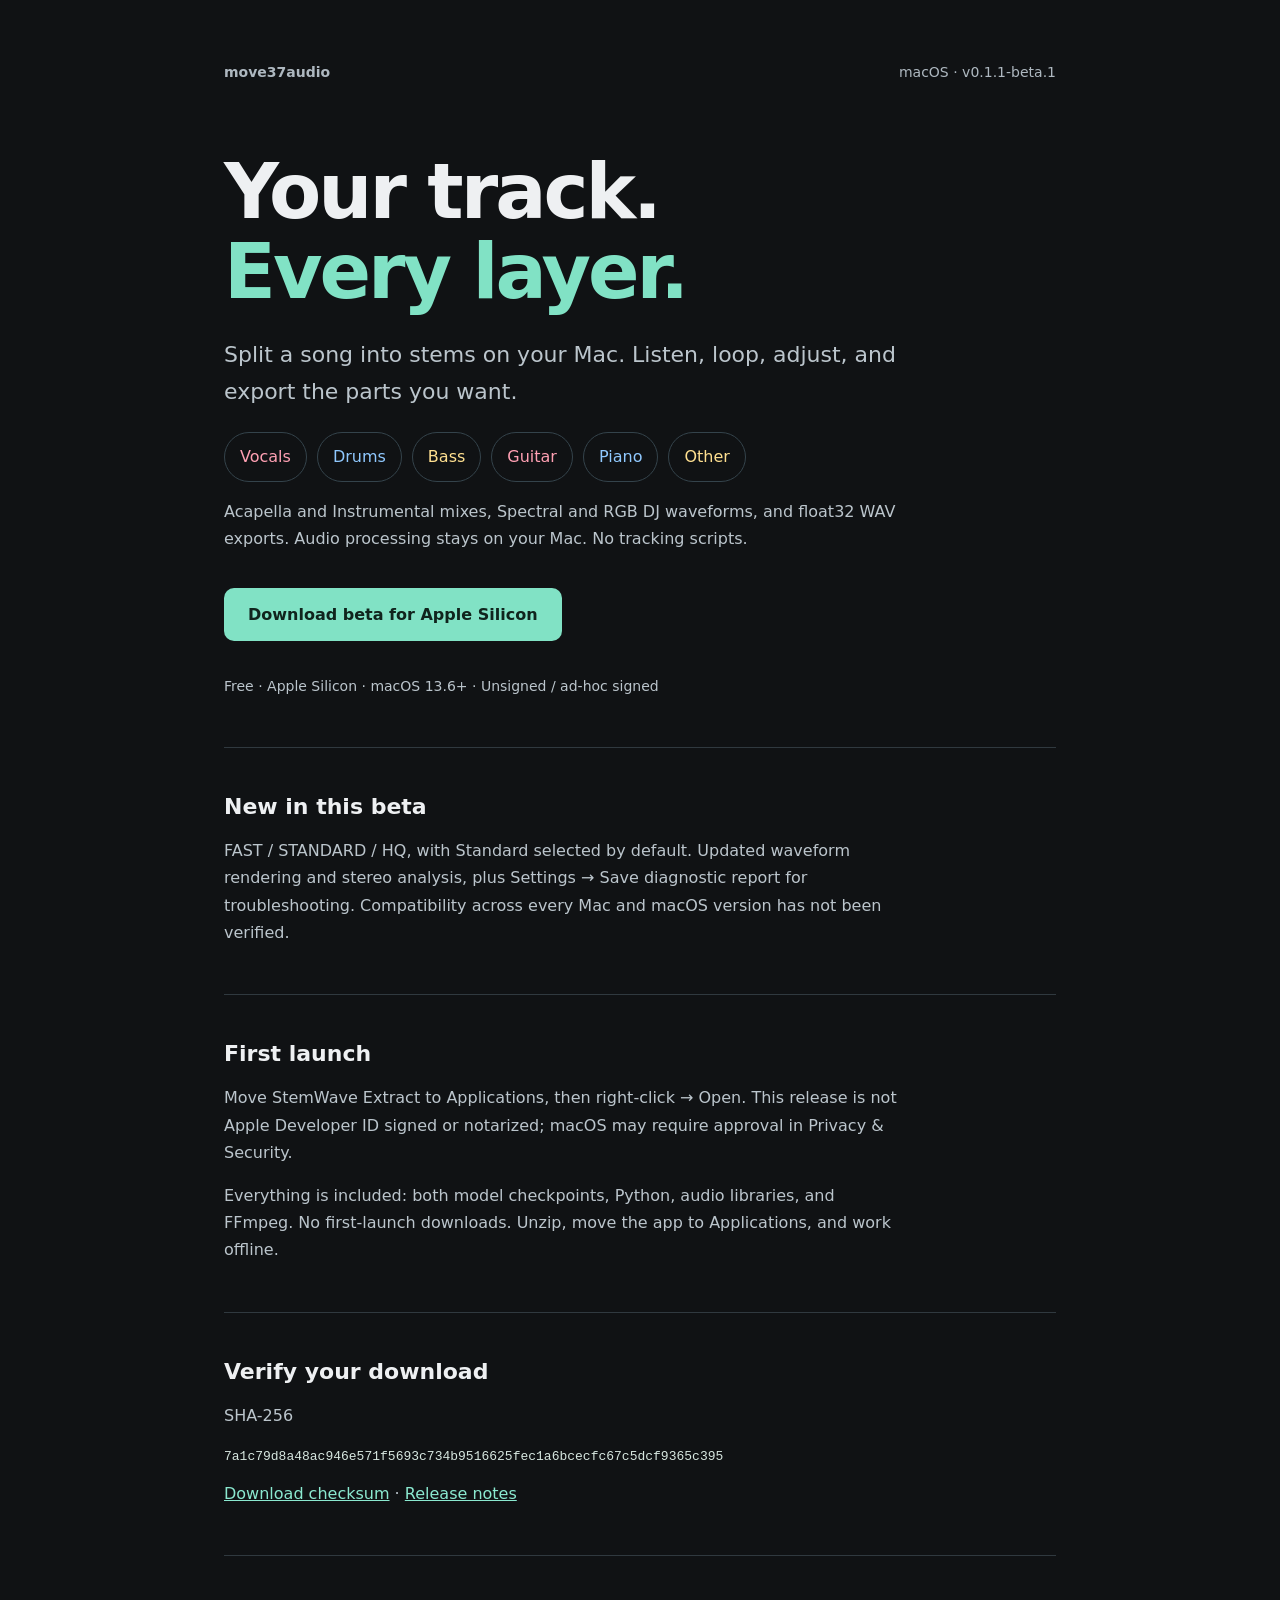
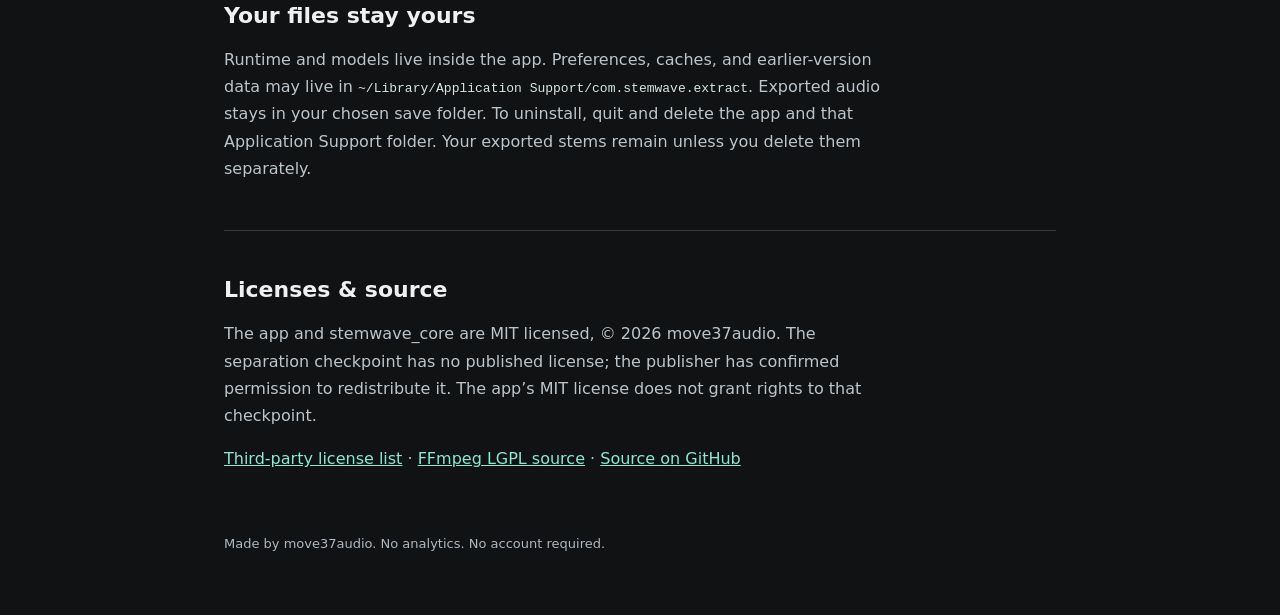
<file: site/index.html>
<!doctype html>
<html lang="en">
<head>
<meta charset="utf-8"><meta name="viewport" content="width=device-width,initial-scale=1">
<meta name="description" content="StemWave Extract by move37audio. Free stem separation for Apple Silicon Macs.">
<title>StemWave Extract · move37audio</title>
<style>
:root{color-scheme:dark;font-family:system-ui,-apple-system,sans-serif;background:#101214;color:#eef0f2}*{box-sizing:border-box}body{margin:0}main{max-width:880px;margin:auto;padding:64px 24px}header{display:flex;justify-content:space-between;gap:24px;color:#aeb8c0;font-size:14px}a{color:#8be9d0}a:focus-visible{outline:3px solid #fff;outline-offset:5px}h1{font-size:clamp(44px,8vw,76px);line-height:1.05;letter-spacing:-3px;margin:72px 0 24px}h1 span{color:#81e2c5}p{line-height:1.7;max-width:680px;color:#bbc5cc}.lead{font-size:22px}.button{display:inline-block;margin:20px 0;padding:17px 24px;border-radius:10px;background:#81e2c5;color:#10241d;font-weight:700;text-decoration:none}.stems{display:flex;flex-wrap:wrap;gap:10px;padding:0;list-style:none}.stems li{padding:10px 15px;border:1px solid #34434b;border-radius:30px}.stems li:nth-child(3n+1){color:#ffa0b3}.stems li:nth-child(3n+2){color:#90c9ff}.stems li:nth-child(3n){color:#ffe090}section{margin-top:48px;padding-top:28px;border-top:1px solid #30393f}h2{font-size:22px}li{line-height:1.7;color:#bbc5cc}code{overflow-wrap:anywhere;color:#d7e7e0}footer{margin-top:64px;font-size:13px;color:#aeb8c0}.small{font-size:14px}
</style>
</head>
<body><main>
<header><strong>move37audio</strong><span>macOS · v0.1.1-beta.1</span></header>
<h1>Your track.<br><span>Every layer.</span></h1>
<p class="lead">Split a song into stems on your Mac. Listen, loop, adjust, and export the parts you want.</p>
<ul class="stems" aria-label="Available stems"><li>Vocals</li><li>Drums</li><li>Bass</li><li>Guitar</li><li>Piano</li><li>Other</li></ul>
<p>Acapella and Instrumental mixes, Spectral and RGB DJ waveforms, and float32 WAV exports. Audio processing stays on your Mac. No tracking scripts.</p>
<a class="button" href="https://github.com/move37audio/StemWaveExtract/releases/download/v0.1.1-beta.1/StemWave-Extract-0.1.1-beta.1-arm64.zip">Download beta for Apple Silicon</a>
<p class="small">Free · Apple Silicon · macOS 13.6+ · Unsigned / ad-hoc signed</p>
<section><h2>New in this beta</h2><p>FAST / STANDARD / HQ, with Standard selected by default. Updated waveform rendering and stereo analysis, plus Settings → Save diagnostic report for troubleshooting. Compatibility across every Mac and macOS version has not been verified.</p></section>
<section><h2>First launch</h2><p>Move StemWave Extract to Applications, then right-click → Open. This release is not Apple Developer ID signed or notarized; macOS may require approval in Privacy &amp; Security.</p><p>Everything is included: both model checkpoints, Python, audio libraries, and FFmpeg. No first-launch downloads. Unzip, move the app to Applications, and work offline.</p></section>
<section><h2>Verify your download</h2><p>SHA-256</p><code>7a1c79d8a48ac946e571f5693c734b9516625fec1a6bcecfc67c5dcf9365c395</code><p><a href="https://github.com/move37audio/StemWaveExtract/releases/download/v0.1.1-beta.1/SHA256SUMS.txt">Download checksum</a> · <a href="https://github.com/move37audio/StemWaveExtract/releases/tag/v0.1.1-beta.1">Release notes</a></p></section>
<section><h2>Your files stay yours</h2><p>Runtime and models live inside the app. Preferences, caches, and earlier-version data may live in <code>~/Library/Application Support/com.stemwave.extract</code>. Exported audio stays in your chosen save folder. To uninstall, quit and delete the app and that Application Support folder. Your exported stems remain unless you delete them separately.</p></section>
<section><h2>Licenses &amp; source</h2><p>The app and stemwave_core are MIT licensed, © 2026 move37audio. The separation checkpoint has no published license; the publisher has confirmed permission to redistribute it. The app’s MIT license does not grant rights to that checkpoint.</p><p><a href="third-party.txt">Third-party license list</a> · <a href="https://github.com/move37audio/StemWaveExtract/releases/download/v0.1.1-beta.1/ffmpeg-7.1.tar.xz">FFmpeg LGPL source</a> · <a href="https://github.com/move37audio/StemWaveExtract">Source on GitHub</a></p></section>
<footer>Made by move37audio. No analytics. No account required.</footer>
</main></body></html>
</file>
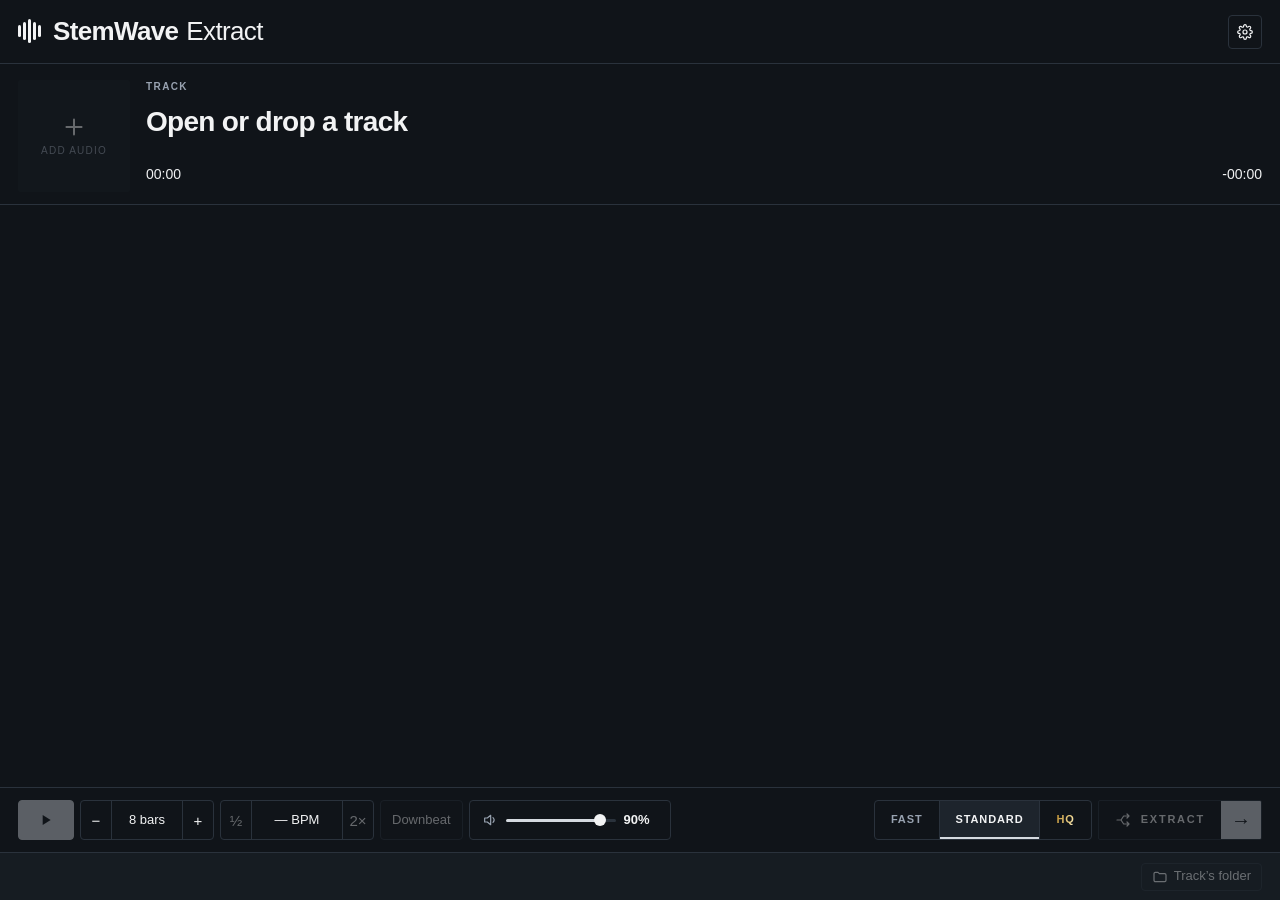
<file: ui/index.html>
<!doctype html>
<html lang="en">
<head>
  <meta charset="UTF-8">
  <meta name="viewport" content="width=device-width, initial-scale=1">
  <meta name="color-scheme" content="dark">
  <title>StemWave Extract</title>
  <link rel="stylesheet" href="style.css">
  <script src="app.js" defer></script>
</head>
<body>
  <svg hidden aria-hidden="true">
    <symbol id="i-note" viewBox="0 0 24 24"><path d="M9 18V5l11-2v13"/><circle cx="6" cy="18" r="3"/><circle cx="17" cy="16" r="3"/></symbol>
    <symbol id="i-mic" viewBox="0 0 24 24"><path d="M12 3a3 3 0 0 0-3 3v6a3 3 0 0 0 6 0V6a3 3 0 0 0-3-3Z"/><path d="M5 11a7 7 0 0 0 14 0M12 18v3"/></symbol>
    <symbol id="i-keys" viewBox="0 0 24 24"><rect x="3" y="5" width="18" height="14" rx="1"/><path d="M7.5 5v8M12 5v8M16.5 5v8M7.5 13v6M12 13v6M16.5 13v6"/></symbol>
    <symbol id="i-guitar" viewBox="0 0 24 24"><path d="m13 11 7-7M18 2l4 4"/><path d="M10 9.5a4 4 0 0 0-5 1.5L3 13.5a4.5 4.5 0 0 0 7.5 5L13 16.5a4 4 0 0 0-3-7Z"/><circle cx="8.5" cy="15.5" r="1"/></symbol>
    <symbol id="i-bass" viewBox="0 0 24 24"><path d="m12 12 8-8M17 3l4 4"/><path d="M9.5 10.5 4 16a2.8 2.8 0 0 0 4 4l5.5-5.5M8 14l2 2"/></symbol>
    <symbol id="i-drums" viewBox="0 0 24 24"><ellipse cx="12" cy="9" rx="8" ry="3"/><path d="M4 9v7c0 1.7 3.6 3 8 3s8-1.3 8-3V9M7 3l4 5M17 3l-4 5"/></symbol>
    <symbol id="i-other" viewBox="0 0 24 24"><path d="M12 3v4M12 17v4M3 12h4M17 12h4M6 6l2.5 2.5M15.5 15.5 18 18M6 18l2.5-2.5M15.5 8.5 18 6"/></symbol>
    <symbol id="i-rest" viewBox="0 0 24 24"><circle cx="12" cy="12" r="8"/><path d="M12 4a8 8 0 0 0 0 16z" class="fill"/></symbol>
    <symbol id="i-split" viewBox="0 0 24 24"><path d="M3 12h6l4-6h8M9 12l4 6h8M18 3l3 3-3 3M18 15l3 3-3 3"/></symbol>
    <symbol id="i-play" viewBox="0 0 24 24"><path d="M7 4.5v15l12-7.5z" class="fill"/></symbol>
    <symbol id="i-pause" viewBox="0 0 24 24"><path d="M7 4h3.5v16H7zM13.5 4H17v16h-3.5z" class="fill"/></symbol>
    <symbol id="i-start" viewBox="0 0 24 24"><path d="M5 5h2.5v14H5zM19 5v14L9 12z" class="fill"/></symbol>
    <symbol id="i-volume" viewBox="0 0 24 24"><path d="M4 9h4l5-4v14l-5-4H4z"/><path d="M16.5 8.5a5 5 0 0 1 0 7"/></symbol>
    <symbol id="i-grid" viewBox="0 0 24 24"><path d="M5 4v16M10 4v16M15 4v16M20 4v16"/></symbol>
    <symbol id="i-chevron" viewBox="0 0 24 24"><path d="m7 10 5 5 5-5"/></symbol>
    <symbol id="i-gear" viewBox="0 0 24 24"><circle cx="12" cy="12" r="3"/><path d="M19.4 15a1.7 1.7 0 0 0 .3 1.8l.1.1a2 2 0 1 1-2.8 2.8l-.1-.1a1.7 1.7 0 0 0-1.8-.3 1.7 1.7 0 0 0-1 1.5V21a2 2 0 1 1-4 0v-.1a1.7 1.7 0 0 0-1.1-1.5 1.7 1.7 0 0 0-1.8.3l-.1.1a2 2 0 1 1-2.8-2.8l.1-.1a1.7 1.7 0 0 0 .3-1.8 1.7 1.7 0 0 0-1.5-1H3a2 2 0 1 1 0-4h.1a1.7 1.7 0 0 0 1.5-1.1 1.7 1.7 0 0 0-.3-1.8l-.1-.1a2 2 0 1 1 2.8-2.8l.1.1a1.7 1.7 0 0 0 1.8.3H9a1.7 1.7 0 0 0 1-1.5V3a2 2 0 1 1 4 0v.1a1.7 1.7 0 0 0 1 1.5 1.7 1.7 0 0 0 1.8-.3l.1-.1a2 2 0 1 1 2.8 2.8l-.1.1a1.7 1.7 0 0 0-.3 1.8V9a1.7 1.7 0 0 0 1.5 1H21a2 2 0 1 1 0 4h-.1a1.7 1.7 0 0 0-1.5 1Z"/></symbol>
    <symbol id="i-folder" viewBox="0 0 24 24"><path d="M3 7a2 2 0 0 1 2-2h4l2 2h8a2 2 0 0 1 2 2v8a2 2 0 0 1-2 2H5a2 2 0 0 1-2-2z"/></symbol>
    <symbol id="i-loop" viewBox="0 0 24 24"><path d="M17 2l3 3-3 3"/><path d="M4 11V9a4 4 0 0 1 4-4h12M7 22l-3-3 3-3"/><path d="M20 13v2a4 4 0 0 1-4 4H4"/></symbol>
    <symbol id="i-plus" viewBox="0 0 24 24"><path d="M12 5v14M5 12h14"/></symbol>
  </svg>

  <div class="app" id="app">
    <header class="titlebar">
      <div class="brand"><span class="mark" aria-hidden="true"><i></i><i></i><i></i><i></i><i></i></span><b>StemWave</b><span>Extract</span></div>
      <div class="title-actions">
        <button id="settings-toggle" class="ghost icon" type="button" aria-haspopup="dialog" aria-expanded="false" aria-label="Settings" title="Settings"><svg><use href="#i-gear"/></svg></button>
      </div>
      <div id="settings" class="settings" role="dialog" aria-label="Settings" hidden>
        <section class="settings-group">
          <h3>Appearance</h3>
          <div class="setting-line"><span>Theme</span>
            <div class="segmented small" role="radiogroup" aria-label="Theme">
              <label><input type="radio" name="theme" id="theme-dark" value="dark" checked><span>Dark</span></label>
              <label><input type="radio" name="theme" id="theme-light" value="light"><span>Light</span></label>
            </div>
          </div>
          <div class="setting-line"><span>Waveform</span>
            <div class="segmented small" role="radiogroup" aria-label="Waveform style">
              <label><input type="radio" name="wave" id="wave-spectral" value="spectral" checked><span>Spectral</span></label>
              <label><input type="radio" name="wave" id="wave-rgb" value="rgb"><span>RGB DJ</span></label>
              <label><input type="radio" name="wave" id="wave-mono" value="mono"><span>Mono</span></label>
            </div>
          </div>
        </section>
        <section class="settings-group">
          <div class="setting-line"><h3>Beat grid</h3>
            <span class="grid-line">
              <button id="grid-visible" class="switch" type="button" role="switch" aria-pressed="true" aria-label="Show beat grid"></button>
              <input id="grid-bpm" class="ctl field" type="text" inputmode="decimal" placeholder="BPM" aria-label="Tempo in BPM"><span class="muted">BPM</span>
            </span>
          </div>
        </section>
        <section class="settings-group">
          <h3>Export</h3>
          <div class="setting-line"><span>Save to</span><button id="choose-output" class="ctl folder" type="button" title="Change where stems are saved"><span id="output-name">Track’s folder</span></button></div>
          <div class="setting-line"><span>File names</span>
            <div class="segmented small" role="radiogroup" aria-label="File names">
              <label><input type="radio" name="naming" id="naming-paren" value="paren" checked><span>Track (Stem)</span></label>
              <label><input type="radio" name="naming" id="naming-dash" value="dash"><span>Track - Stem</span></label>
              <label><input type="radio" name="naming" id="naming-stem" value="stem"><span>Stem</span></label>
            </div>
          </div>
          <div class="setting-line"><span>Own folder per extraction</span><button id="subfolder" class="switch" type="button" role="switch" aria-pressed="true" aria-label="New folder for each extraction"></button></div>
          <p id="naming-example" class="example"></p>
        </section>
        <section class="settings-group">
          <h3>Diagnostics</h3>
          <button id="export-diagnostics" class="ctl" type="button">Save diagnostic report…</button>
          <p class="example">Last extraction only. Includes timings and system/model settings, without audio, track names or file paths. Nothing is uploaded.</p>
        </section>
      </div>
    </header>

    <section class="track" aria-label="Track">
      <div class="track-body">
        <button id="choose-input" class="art" type="button" title="Open an audio file (or drop one on the window)"><img id="art-img" alt="" hidden><span class="art-empty"><svg><use href="#i-plus"/></svg><span>Add audio</span></span></button>
        <div class="track-main">
        <div class="track-title">
          <span class="eyebrow">Track</span>
          <span id="input-name" class="value">Open or drop a track</span>
          <span class="meta-line" id="meta-line" hidden><span id="length">—</span><span class="dot">·</span><span id="bpm-readout">— BPM</span><span class="dot">·</span><span>Listening to <b id="now-source">—</b></span></span>
        </div>
        <div class="overview-row">
          <span id="time" class="clock">00:00</span>
          <canvas id="overview" class="overview" aria-label="Track overview. Click or drag to seek."></canvas>
          <span id="remaining" class="clock">-00:00</span>
        </div>
        </div>
      </div>
    </section>

    <section id="lanes" class="lanes" aria-label="Sources">
    </section>


    <section class="controls-bar">
      <div class="transport" aria-label="Playback">
          <button id="play" class="ctl play" type="button" disabled aria-label="Play" title="Play (Space)"><svg id="play-icon"><use href="#i-play"/></svg></button>
          <button id="loop" class="ctl toggle icon-only" type="button" aria-pressed="true" aria-label="End loop" title="Loop" hidden><svg><use href="#i-loop"/></svg></button>
          <div class="stepper ctl" title="Bars shown"><button id="zoom-out" type="button" aria-label="Zoom out (more bars)">−</button><button id="zoom" type="button" class="zoom-value" title="Loop this many bars from the playhead">8 bars</button><button id="zoom-in" type="button" aria-label="Zoom in (fewer bars)">+</button></div>
                    <div class="stepper ctl" title="Tempo">
            <button id="tempo-half" type="button" aria-label="Half tempo" title="Half tempo: bars twice as long">½</button>
            <span id="tempo-value" class="tempo-value" title="Double-click to type a tempo">— BPM</span>
            <button id="tempo-double" type="button" aria-label="Double tempo" title="Double tempo: bars half as long">2×</button>
          </div>
          <button id="downbeat" class="ctl" type="button" title="Put a downbeat (bar line) at the playhead">Downbeat</button>
          <label class="volume ctl"><svg><use href="#i-volume"/></svg><input id="volume" type="range" min="0" max="1" step="0.01" value="0.9" aria-label="Volume"><b id="volume-value">90%</b></label>
          <span class="spacer"></span>
          <div class="segmented" role="radiogroup" aria-label="Separation quality">
            <label><input type="radio" name="mode" id="mode-fast" value="fast"><span>Fast</span></label>
            <label><input type="radio" name="mode" id="mode-standard" value="standard" checked><span>Standard</span></label>
            <label><input type="radio" name="mode" id="mode-hq" value="hq"><span><b class="hq-label">HQ</b></span></label>
          </div>
          <button id="extract" class="primary" type="button" disabled><span class="label-part"><svg><use href="#i-split"/></svg><span id="extract-label">Extract</span></span><span class="arrow" aria-hidden="true">→</span></button>
        </div>
    </section>

    <section id="feedback" class="status-bar idle" aria-label="Extraction progress">
      <span class="state-dot"></span>
      <div class="status-text" role="status" aria-live="polite"><b id="stage"></b><span id="message"></span></div>
      <progress id="progress" max="100" value="0" aria-label="Extraction completion">0%</progress>
      <span id="percentage" class="percentage"></span>
      <span class="timing"><span>Elapsed <b id="elapsed">—</b></span><span>Left <b id="eta">—</b></span></span>
      <button id="cancel" class="ghost" type="button" hidden>Cancel</button>
      <button id="retry-setup" class="ghost" type="button" hidden>Try again</button>
      <button id="reveal" class="ghost" type="button" hidden>Show in Finder</button>
      <button id="save-to" class="ghost" type="button"><svg><use href="#i-folder"/></svg><span id="save-to-name">Track’s folder</span></button>
    </section>

    <div id="drop-overlay" class="drop-overlay" hidden><span>Drop to open</span></div>
  </div>
</body>
</html>
</file>
<file: ui/style.css>
/* Flat throughout: every control is drawn here, never by macOS (no native selects or checkboxes). */
:root {
  --bg: #101419;
  --panel: #161c22;
  --raised: #1d242c;
  --hover: #242c36;
  --line: #2a323c;
  --text: #f2f3f4;
  --muted: #98a2b0;
  --accent: #d5dae0;
  --accent-ink: #101419;
  --press: #e9ecef;
  --solo: #f2c94c;
  --mute: #ff8b7e;
  --playhead: #ff5b92;
  --error: #ff8b7e;
  --radius: 4px;
  color-scheme: dark;
  font: 13px/1.4 -apple-system, BlinkMacSystemFont, "Segoe UI", sans-serif;
  font-synthesis: none;
}
[data-theme=light] {
  --bg: #ecebe6; --panel: #e4e3de; --raised: #dddcd6; --hover: #d3d2cc; --line: #c3c3bd;
  --text: #171a19; --muted: #5a605d; --accent: #2a3036; --accent-ink: #f4f4f1; --press: #171a19; --solo: #9a6b00; --mute: #b72335; --error: #b72335;
  color-scheme: light;
}
* { box-sizing: border-box; }
[hidden] { display: none !important; }
html, body { margin: 0; height: 100%; background: var(--bg); color: var(--text); overflow: hidden; }
svg { width: 16px; height: 16px; fill: none; stroke: currentColor; stroke-width: 1.8; stroke-linecap: round; stroke-linejoin: round; flex-shrink: 0; }
svg .fill { fill: currentColor; stroke: none; }
button, input { font: inherit; color: inherit; margin: 0; }
button { cursor: pointer; border: 0; background: none; padding: 0; }
button:disabled { cursor: default; opacity: .38; }
:focus-visible { outline: 2px solid var(--accent); outline-offset: 2px; }
canvas { display: block; }
.muted { color: var(--muted); }
.small-text { font-size: 11px; }

.app { --head: 210px; display: flex; flex-direction: column; height: 100%; }

/* Shared flat controls */
.ghost { display: inline-flex; align-items: center; gap: 6px; height: 28px; padding: 0 10px; border: 1px solid var(--line); border-radius: var(--radius); color: var(--text); white-space: nowrap; }
.ghost:hover:not(:disabled) { background: var(--hover); }
.ctl { display: inline-flex; align-items: center; justify-content: center; gap: 6px; height: 40px; padding: 0 11px; border: 1px solid var(--line); border-radius: var(--radius); background: none; color: var(--text); white-space: nowrap; }
button.ctl:hover:not(:disabled) { background: var(--hover); }
.ctl.play { width: 56px; padding: 0; background: var(--accent); color: var(--accent-ink); border-color: var(--accent); }
.ctl.play:hover:not(:disabled) { background: var(--press); border-color: var(--press); }
.spacer { flex: 1; }
.primary { display: inline-flex; align-items: stretch; height: 40px; border: 1px solid var(--line); border-radius: 2px; background: var(--bg); color: var(--text); font-size: 11px; font-weight: 700; letter-spacing: .16em; text-transform: uppercase; overflow: hidden; }
.primary .label-part { display: inline-flex; align-items: center; gap: 10px; padding: 0 16px; }
.primary .arrow { display: grid; place-content: center; width: 40px; background: var(--accent); color: var(--accent-ink); font-size: 20px; letter-spacing: 0; }
.primary:hover:not(:disabled) { border-color: var(--accent); }
.primary.busy .arrow { background: var(--raised); color: var(--muted); }
.toggle { color: var(--muted); }
.toggle:hover:not(:disabled) { background: var(--hover); color: var(--text); }
.toggle[aria-pressed=true] { background: var(--raised); border-color: var(--muted); color: var(--text); }
.dropdown { justify-content: space-between; min-width: 120px; padding: 0 8px 0 11px; }
.dropdown:hover:not(:disabled), .dropdown[aria-expanded=true] { background: var(--hover); }
.dropdown svg { width: 14px; height: 14px; color: var(--muted); }
.field { width: 76px; justify-content: flex-start; background: var(--panel); font-variant-numeric: tabular-nums; appearance: none; -webkit-appearance: none; outline: none; }
.field:focus { border-color: var(--accent); }
.segmented { display: inline-flex; border: 1px solid var(--line); border-radius: var(--radius); overflow: hidden; }
.segmented label { position: relative; cursor: pointer; }
.segmented label + label { border-left: 1px solid var(--line); }
.segmented input { position: absolute; inset: 0; opacity: 0; margin: 0; cursor: pointer; }
.segmented span { display: grid; place-content: center; height: 38px; padding: 0 16px; font-size: 11px; font-weight: 700; letter-spacing: .08em; text-transform: uppercase; color: var(--muted); }
.segmented input:checked + span { background: var(--raised); color: var(--text); box-shadow: inset 0 -2px var(--accent); }
.segmented input:focus-visible + span { outline: 2px solid var(--accent); outline-offset: -2px; }
.segmented input:disabled + span { opacity: .45; }
input[type=range] { -webkit-appearance: none; appearance: none; background: transparent; width: 110px; height: 20px; }
input[type=range]::-webkit-slider-runnable-track { height: 3px; border-radius: 2px; background: linear-gradient(var(--accent), var(--accent)) 0 / var(--fill, 90%) 100% no-repeat, var(--line); }
input[type=range]::-webkit-slider-thumb { -webkit-appearance: none; width: 12px; height: 12px; margin-top: -4.5px; border-radius: 50%; background: var(--text); border: 0; }

/* Menus (dropdowns, add stem, right-click) */
.menu { position: fixed; z-index: 20; min-width: 170px; padding: 4px; background: var(--panel); border: 1px solid var(--line); border-radius: var(--radius); box-shadow: 0 8px 24px rgba(0,0,0,.35); }
.menu [role=menuitem], .menu [role=option] { display: flex; align-items: center; gap: 8px; width: 100%; height: 30px; padding: 0 10px; border-radius: 3px; text-align: left; }
.menu [role=menuitem]:hover, .menu [role=option]:hover, .menu .focused { background: var(--hover); }
.menu [aria-selected=true]::after { content: "✓"; margin-left: auto; color: var(--accent); }
.menu .menu-label { padding: 6px 10px 4px; font-size: 10px; letter-spacing: .1em; text-transform: uppercase; color: var(--muted); }
.menu .empty-item { padding: 8px 10px; color: var(--muted); }

/* Title */
.titlebar { position: relative; display: flex; justify-content: space-between; align-items: center; height: 64px; padding: 0 18px; border-bottom: 1px solid var(--line); flex-shrink: 0; }
.brand { display: flex; align-items: center; gap: 8px; font-size: 26px; letter-spacing: -.025em; }
.brand b { font-weight: 800; }
.brand span { font-weight: 300; color: var(--text); }
.mark { display: flex; align-items: center; gap: 2px; margin-right: 4px; }
.mark i { width: 3px; height: 12px; border-radius: 2px; background: var(--text); }
.mark i:nth-child(2), .mark i:nth-child(4) { height: 18px; }
.mark i:nth-child(3) { height: 24px; }

/* Track header */
.track { display: flex; flex-direction: column; gap: 14px; padding: 16px 18px 12px; border-bottom: 1px solid var(--line); flex-shrink: 0; }
.track-body { display: flex; gap: 16px; }
.art { position: relative; display: grid; place-content: center; width: 112px; height: 112px; flex-shrink: 0; border-radius: 2px; background: var(--panel); overflow: hidden; }
.art img { position: absolute; inset: 0; width: 100%; height: 100%; object-fit: cover; }
.art-empty { display: grid; justify-items: center; gap: 4px; }
.art-empty svg { width: 26px; height: 26px; }
.art-empty span { font-size: 10px; letter-spacing: .12em; text-transform: uppercase; color: var(--muted); }
.art:hover:not(:disabled) { background: var(--hover); }
.art.has-art .art-empty { position: absolute; inset: 0; place-content: center; background: rgba(0,0,0,.55); opacity: 0; transition: opacity .12s; }
.art.has-art:hover .art-empty { opacity: 1; }
.track-main { flex: 1; min-width: 0; display: flex; flex-direction: column; justify-content: space-between; gap: 10px; }
.track-title { flex: 1; min-width: 0; display: grid; gap: 3px; }
.eyebrow { font-size: 10px; font-weight: 700; letter-spacing: .14em; text-transform: uppercase; color: var(--muted); }
.value { font-size: 28px; font-weight: 800; letter-spacing: -.025em; line-height: 1.1; white-space: nowrap; overflow: hidden; text-overflow: ellipsis; }
.meta-line { display: flex; flex-wrap: wrap; gap: 6px; color: var(--muted); font-variant-numeric: tabular-nums; }
.meta-line b { color: var(--text); font-weight: 600; }
.transport { display: flex; align-items: center; flex-wrap: wrap; gap: 6px; }
.stepper { padding: 0; gap: 0; overflow: hidden; }
.stepper button { width: 30px; height: 100%; font-size: 15px; }
.stepper button:hover { background: var(--hover); }
.stepper .zoom-value { width: auto; min-width: 72px; padding: 0 10px; font-size: 13px; font-variant-numeric: tabular-nums; border-inline: 1px solid var(--line); }
.stepper .zoom-value[aria-pressed=true] { background: var(--raised); box-shadow: inset 0 -2px var(--accent); }
.volume { gap: 8px; padding: 0 12px; color: var(--muted); cursor: default; }
.volume b { min-width: 34px; color: var(--text); font-weight: 600; font-variant-numeric: tabular-nums; }
.overview-row { display: flex; align-items: center; gap: 12px; }
.clock { min-width: 50px; font-size: 14px; font-variant-numeric: tabular-nums; }
.clock:last-child { text-align: right; }
.overview { flex: 1; min-width: 0; height: 34px; cursor: pointer; }

/* Lanes */
.lanes { position: relative; display: flex; flex-direction: column; flex: 1 1 auto; min-height: 120px; overflow-y: auto; }
.lane { position: relative; display: flex; flex: 1 0 64px; max-height: 150px; border-bottom: 1px solid var(--line); }
.lane-head { display: flex; align-items: center; gap: 8px; width: var(--head); flex-shrink: 0; padding: 0 10px 0 12px; background: var(--panel); border-right: 1px solid var(--line); border-left: 3px solid transparent; }
.lane.audible .lane-head { border-left-color: var(--text); background: var(--raised); }
.lane-pick { display: flex; align-items: center; gap: 9px; flex: 1; min-width: 0; height: 100%; text-align: left; }
.lane-pick:disabled { opacity: 1; cursor: default; }
.lane-dot { width: 14px; height: 14px; border-radius: 50%; background: var(--dot, var(--muted)); flex-shrink: 0; opacity: .55; }
.lane.audible .lane-dot { opacity: 1; }
.lane-text { display: grid; min-width: 0; }
.lane-name { font-size: 14px; font-weight: 600; white-space: nowrap; overflow: hidden; text-overflow: ellipsis; }
.lane-state { font-size: 11px; color: var(--muted); white-space: nowrap; overflow: hidden; text-overflow: ellipsis; }
.lane-state.error { color: var(--error); }
.ms { width: 22px; height: 22px; border: 1px solid var(--line); border-radius: 3px; font-size: 10px; font-weight: 800; color: var(--muted); flex-shrink: 0; }
.ms:hover { background: var(--hover); color: var(--text); }
.ms.mute[aria-pressed=true] { background: var(--mute); border-color: var(--mute); color: var(--bg); }
.ms.solo[aria-pressed=true] { background: var(--solo); border-color: var(--solo); color: var(--bg); }
.remove { width: 22px; height: 22px; border-radius: 3px; color: var(--muted); font-size: 15px; flex-shrink: 0; }
.remove:hover { background: var(--hover); color: var(--text); }
.lane canvas { position: absolute; top: 0; bottom: 0; left: var(--head); width: calc(100% - var(--head)); height: 100%; cursor: grab; }
.lane.pending canvas { cursor: default; }
.lane.collapsed { flex: 0 0 36px; }
.lane.collapsed .lane-state { display: none; }
.fold { width: 22px; height: 22px; border-radius: 3px; color: var(--muted); font-size: 14px; flex-shrink: 0; }
.fold:hover { background: var(--hover); color: var(--text); }
.add-lane { display: flex; align-items: center; flex: 0 0 48px; border-bottom: 1px solid var(--line); }
.add-lane button { display: flex; align-items: center; gap: 9px; width: var(--head); height: 100%; padding: 0 12px 0 15px; color: var(--muted); font-weight: 600; border-right: 1px solid var(--line); }
.add-lane button:hover:not(:disabled) { background: var(--hover); color: var(--text); }
.add-lane svg { width: 14px; height: 14px; }


/* Status */
.status-bar.idle .state-dot, .status-bar.idle .status-text, .status-bar.idle progress, .status-bar.idle .percentage, .status-bar.idle .timing { visibility: hidden; }
.status-bar { display: flex; align-items: center; gap: 12px; min-height: 48px; padding: 8px 18px; border-top: 1px solid var(--line); background: var(--panel); flex-shrink: 0; }
.state-dot { width: 8px; height: 8px; border-radius: 50%; background: var(--line); flex-shrink: 0; }
.running .state-dot, .complete .state-dot { background: var(--accent); }
.error .state-dot { background: var(--error); }
.status-text { display: grid; min-width: 0; flex: 1; }
.status-text b { font-weight: 700; }
.status-text span { color: var(--muted); font-size: 12px; white-space: nowrap; overflow: hidden; text-overflow: ellipsis; }
.error .status-text span { color: var(--error); }
progress { appearance: none; -webkit-appearance: none; width: 180px; height: 4px; border: 0; border-radius: 2px; background: var(--line); overflow: hidden; flex-shrink: 0; }
progress::-webkit-progress-bar { background: var(--line); }
progress::-webkit-progress-value { background: var(--accent); }
progress:indeterminate { background: linear-gradient(90deg, var(--line) 0 35%, var(--accent) 50%, var(--line) 65% 100%) 0 0 / 300% 100%; animation: sweep 1.3s linear infinite; }
progress:indeterminate::-webkit-progress-bar { background: transparent; }
@keyframes sweep { from { background-position: 100% 0; } to { background-position: 0 0; } }
.percentage { min-width: 34px; color: var(--muted); font-variant-numeric: tabular-nums; }
.timing { display: inline-flex; gap: 12px; color: var(--muted); font-size: 12px; white-space: nowrap; }
.timing b { color: var(--text); font-weight: 500; font-variant-numeric: tabular-nums; }

.drop-overlay { position: fixed; inset: 0; z-index: 30; display: grid; place-content: center; background: color-mix(in srgb, var(--bg) 82%, transparent); border: 2px dashed var(--accent); pointer-events: none; }
.drop-overlay span { font-size: 22px; font-weight: 700; color: var(--text); }

@media (max-width: 900px) {
  .app { --head: 160px; }
  .timing, #grid-status { display: none; }
}
@media (prefers-reduced-motion: reduce) { progress:indeterminate { animation: none; } }

/* Title actions and settings */
.title-actions { display: flex; gap: 8px; }
.ghost.icon { width: 34px; height: 34px; padding: 0; justify-content: center; }
.settings { position: absolute; top: 56px; right: 18px; z-index: 25; width: 400px; max-width: calc(100vw - 36px); display: grid; grid-template-columns: minmax(0, 1fr); padding: 4px 18px; background: var(--panel); border: 1px solid var(--line); border-radius: var(--radius); box-shadow: 0 12px 32px rgba(0,0,0,.4); }
.settings-group { display: grid; grid-template-columns: minmax(0, 1fr); gap: 10px; padding: 14px 0; border-bottom: 1px solid var(--line); }
.settings-group:last-child { border-bottom: 0; }
.settings h3 { margin: 0 0 2px; font-size: 10px; font-weight: 700; letter-spacing: .14em; text-transform: uppercase; color: var(--muted); }
.setting-line { display: flex; align-items: center; justify-content: space-between; gap: 12px; min-width: 0; min-height: 32px; }
.setting-line > span:first-child { flex-shrink: 0; }
.setting-line .ctl { height: 30px; }
.segmented.small span { height: 28px; padding: 0 10px; font-size: 10px; white-space: nowrap; }
.ctl.folder { min-width: 0; max-width: 230px; justify-content: flex-start; }
#output-name { overflow: hidden; white-space: nowrap; text-overflow: ellipsis; }
.example { margin: 0; font-size: 11px; color: var(--muted); }
.switch { position: relative; width: 36px; height: 20px; border-radius: 10px; background: var(--line); flex-shrink: 0; transition: background .12s; }
.switch::after { content: ""; position: absolute; top: 2px; left: 2px; width: 16px; height: 16px; border-radius: 50%; background: var(--muted); transition: transform .12s, background .12s; }
.switch[aria-pressed=true] { background: var(--accent); }
.switch[aria-pressed=true]::after { transform: translateX(16px); background: var(--accent-ink); }
#save-to { max-width: 240px; }
#save-to-name { overflow: hidden; white-space: nowrap; text-overflow: ellipsis; }
/* Bar ruler: click or drag to set a loop */
/* Fixed height, absolute canvas: the canvas's own pixel size must never feed back into the layout. */
.ruler { position: sticky; top: 0; z-index: 2; flex: 0 0 24px; height: 24px; background: var(--bg); border-bottom: 1px solid var(--line); }
.ruler-head { position: absolute; top: 0; bottom: 0; left: 0; width: var(--head); border-right: 1px solid var(--line); background: var(--panel); }
.ruler canvas { position: absolute; top: 0; bottom: 0; left: var(--head); width: calc(100% - var(--head)); height: 100%; cursor: pointer; }
.toggle[aria-pressed=true] svg { color: var(--accent); }
::selection { background: var(--hover); color: var(--text); }
@media (prefers-reduced-motion: reduce) { .switch, .switch::after { transition: none; } }

.controls-bar { padding: 12px 18px; border-top: 1px solid var(--line); flex-shrink: 0; }

.ctl.icon-only { width: 44px; padding: 0; }
.settings-group h3 { margin: 0; }
.grid-line { display: inline-flex; align-items: center; gap: 6px; }
.grid-line .field { width: 72px; }
.grid-line .ctl:not(.field) { min-width: 36px; padding: 0 8px; }
.stepper .tempo-value { display: grid; place-content: center; height: 100%; min-width: 92px; padding: 0 8px; font-variant-numeric: tabular-nums; border-inline: 1px solid var(--line); }
.tempo-edit { width: 92px; height: 100%; border: 0; border-inline: 1px solid var(--line); background: var(--panel); color: var(--text); text-align: center; font: inherit; font-variant-numeric: tabular-nums; outline: none; }
.tempo-value { cursor: text; user-select: none; }

/* HQ shimmer stays local to the label and respects reduced motion. */
.hq-label { color: #d8b660; font-weight: inherit; }
@supports (-webkit-background-clip: text) {
  .hq-label { background: linear-gradient(110deg, #b8892b, #f3d991 35%, #fff 50%, #f3d991 65%, #b8892b); background-size: 240% 100%; -webkit-background-clip: text; background-clip: text; -webkit-text-fill-color: transparent; }
  .segmented label:hover .hq-label, .segmented input:focus-visible + span .hq-label { animation: hq-shimmer 1.5s ease-in-out infinite alternate; }
}
@keyframes hq-shimmer { from { background-position: 0% 50%; } to { background-position: 100% 50%; } }
@media (prefers-reduced-motion: reduce) { .segmented label:hover .hq-label, .segmented input:focus-visible + span .hq-label { animation: none; } }
</file>
